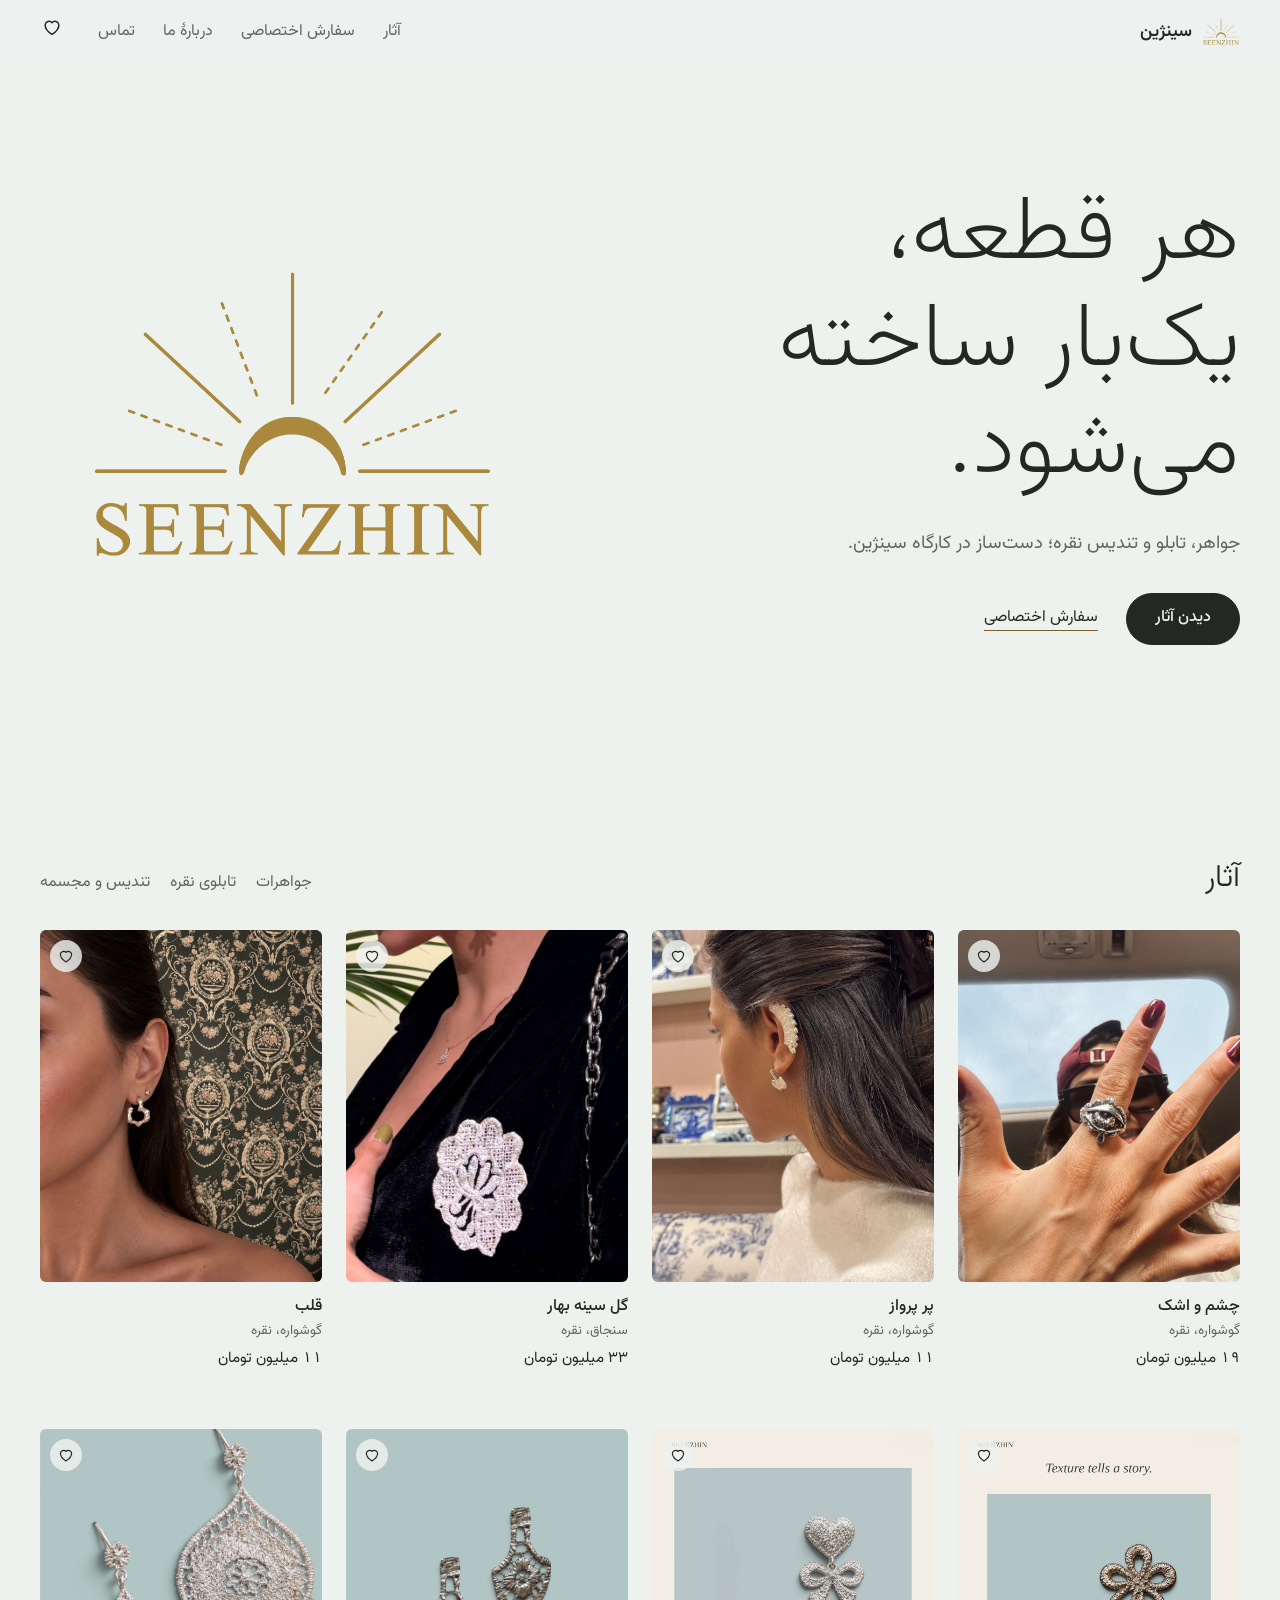
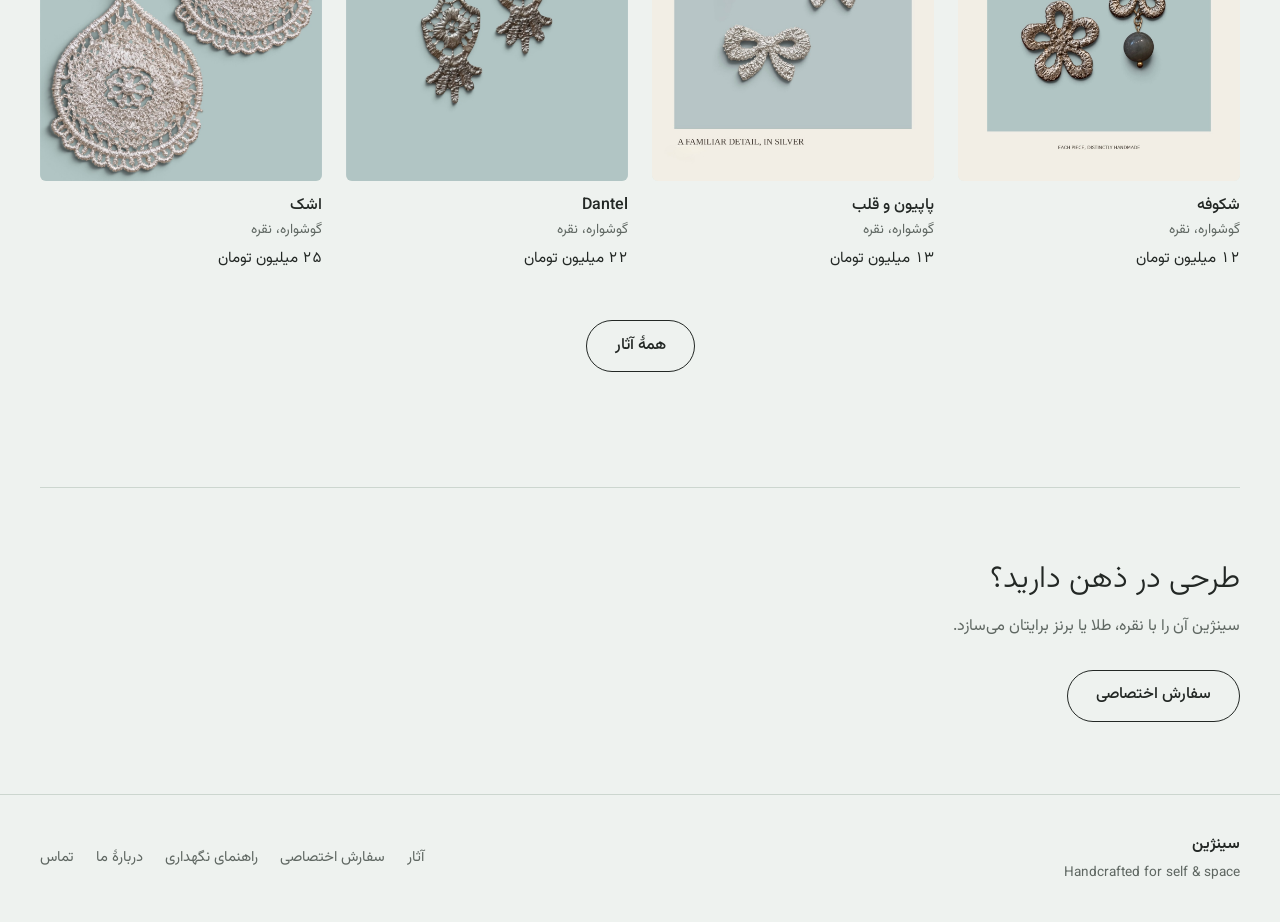
<file: site/index.html>
<!doctype html>
<html lang="fa" dir="rtl">
<head>
  <meta charset="utf-8">
  <meta name="viewport" content="width=device-width, initial-scale=1, viewport-fit=cover">
  <title>سینژین | جواهر و آثار دست‌ساز نقره</title>
  <meta name="description" content="سینژین: جواهر نقره، تابلوی نقره و تندیس دست‌ساز. آثار تک‌نسخه و سفارش اختصاصی.">
  <meta name="theme-color" content="#EEF2EF" media="(prefers-color-scheme: light)">
  <meta name="theme-color" content="#161A18" media="(prefers-color-scheme: dark)">
  <meta name="color-scheme" content="light dark">
  <meta property="og:type" content="website">
  <meta property="og:site_name" content="Seenzhin سینژین">
  <meta property="og:title" content="سینژین | جواهر و آثار دست‌ساز نقره">
  <meta property="og:description" content="جواهر نقره، تابلو و تندیس دست‌ساز؛ تک‌نسخه و سفارش اختصاصی.">
  <meta property="og:image" content="img/logo-sun.png">
  <link rel="icon" href="img/logo-sun.png">
  <link rel="apple-touch-icon" href="img/logo-sun.png">
  <link rel="preload" href="fonts/Vazirmatn.woff2" as="font" type="font/woff2" crossorigin>
  <link rel="stylesheet" href="site.css">
  <script type="module" src="js/main.js"></script>
</head>
<body>
  <svg width="0" height="0" style="position:absolute" aria-hidden="true">
    <symbol id="i-heart" viewBox="0 0 24 24"><path d="M12 20s-7.5-4.6-7.5-10.2A4.3 4.3 0 0 1 12 7.3a4.3 4.3 0 0 1 7.5 2.5C19.5 15.4 12 20 12 20Z" fill="none" stroke="currentColor" stroke-width="1.6" stroke-linejoin="round"/></symbol>
    <symbol id="i-search" viewBox="0 0 24 24"><circle cx="10.5" cy="10.5" r="6" fill="none" stroke="currentColor" stroke-width="1.6"/><path d="m15 15 5 5" stroke="currentColor" stroke-width="1.6" stroke-linecap="round"/></symbol>
    <symbol id="i-menu" viewBox="0 0 24 24"><path d="M4 7h16M4 12h16M4 17h16" stroke="currentColor" stroke-width="1.6" stroke-linecap="round"/></symbol>
    <symbol id="i-arrow" viewBox="0 0 24 24"><path d="M15 6l-6 6 6 6" fill="none" stroke="currentColor" stroke-width="1.6" stroke-linecap="round" stroke-linejoin="round"/></symbol>
    <symbol id="i-chat" viewBox="0 0 24 24"><path d="M4.5 19.5l1.2-3.6A7.5 7.5 0 1 1 8.2 18.6l-3.7.9Z" fill="none" stroke="currentColor" stroke-width="1.6" stroke-linejoin="round"/></symbol>
    <symbol id="i-insta" viewBox="0 0 24 24"><rect x="4" y="4" width="16" height="16" rx="4.5" fill="none" stroke="currentColor" stroke-width="1.6"/><circle cx="12" cy="12" r="3.6" fill="none" stroke="currentColor" stroke-width="1.6"/><circle cx="16.8" cy="7.2" r="1" fill="currentColor"/></symbol>
    <symbol id="i-send" viewBox="0 0 24 24"><path d="M20 4 3.5 11l6 2.2L12 19.5 20 4Zm-10.5 9.2L20 4" fill="none" stroke="currentColor" stroke-width="1.6" stroke-linejoin="round"/></symbol>
    <symbol id="i-share" viewBox="0 0 24 24"><path d="M12 15V4m0 0L8 8m4-4 4 4M5 13v5.5A1.5 1.5 0 0 0 6.5 20h11a1.5 1.5 0 0 0 1.5-1.5V13" fill="none" stroke="currentColor" stroke-width="1.6" stroke-linecap="round" stroke-linejoin="round"/></symbol>
  </svg>

  <a class="skip" href="#app">رفتن به محتوا</a>
  <header class="top">
    <div class="top-in">
      <button id="menuBtn" class="icon-btn only-phone" aria-label="منو" aria-expanded="false" aria-controls="nav"><svg class="ic"><use href="#i-menu"/></svg></button>
      <a class="logo" href="#/" aria-label="سینژین، صفحهٔ اصلی"><img src="img/logo-sun.png" alt="" width="40" height="29"><span>سینژین</span></a>
      <nav id="nav" class="nav" aria-label="اصلی">
        <a href="#/shop" data-nav="shop">آثار</a>
        <a href="#/custom" data-nav="custom">سفارش اختصاصی</a>
        <a href="#/about" data-nav="about">دربارهٔ ما</a>
        <a href="#/contact" data-nav="contact">تماس</a>
      </nav>
      <a class="icon-btn saved-link" href="#/saved" data-nav="saved" aria-label="ذخیره‌ها"><svg class="ic"><use href="#i-heart"/></svg><span id="savedCount" class="dot"></span></a>
    </div>
  </header>

  <main id="app" tabindex="-1"></main>

  <footer class="foot">
    <div class="foot-in">
      <div class="foot-brand"><b>سینژین</b><p lang="en" dir="ltr">Handcrafted for self &amp; space</p></div>
      <nav aria-label="پانویس"><a href="#/shop">آثار</a><a href="#/custom">سفارش اختصاصی</a><a href="#/care">راهنمای نگهداری</a><a href="#/about">دربارهٔ ما</a><a href="#/contact">تماس</a></nav>
    </div>
  </footer>
  <div id="toast" class="toast" role="status" aria-live="polite"></div>
</body>
</html>
</file>
<file: site/site.css>
/* Seenzhin website.
   Direction: quiet gallery for one-off handmade silver. One memorable thing — the real Seenzhin logo rising like a sunrise —
   and everything else still. Brand colours (app decision 11): mint #D4E1D8, sand #DBD3C9, gold #B7975B, charcoal #5A605C.
   One typeface (Vazirmatn): very light, very large headlines like fine wire; regular text for reading.
   Everything aligns to one start edge (right, RTL) on one grid; one gutter, one image radius.
   Breakpoints: 600 (large phone / small tablet), 760 (iPad portrait), 1100 (laptop). */
@font-face { font-family: Vazirmatn; src: url(fonts/Vazirmatn.woff2) format('woff2'); font-weight: 100 900; font-display: swap; }

:root {
  --paper: #EEF2EF;      /* pale brand mint: the page */
  --well: #DFE7E1;       /* image wells */
  --sand: #DBD3C9;
  --ink: #232825;        /* brand charcoal, deepened for reading */
  --muted: #5F6762;
  --line: #CCD6CF;
  --gold: #7A5F31;       /* text-safe gold (4.9:1 on paper) */
  --gold-wire: #B7975B;  /* decorative only */
  --order: #8A5F2A;
  --gut: clamp(16px, 4vw, 40px);
  --maxw: 1280px;
  --r: 6px;              /* one radius for images and wells */
  --tap: 44px;
  --ease: cubic-bezier(.23, 1, .32, 1);        /* ease-out: enter, press (Emil Kowalski) */
  --ease-io: cubic-bezier(.77, 0, .175, 1);    /* on-screen movement */
  --ease-drawer: cubic-bezier(.32, .72, 0, 1); /* menu, bars */
}
@media (prefers-color-scheme: dark) {
  :root { --paper: #161A18; --well: #212724; --sand: #2B2925; --ink: #E7ECE8; --muted: #A2ABA5; --line: #2F3632;
    --gold: #CFB27A; --gold-wire: #B7975B; --order: #D6AE72; }
}

* { box-sizing: border-box; }
html { -webkit-text-size-adjust: 100%; text-size-adjust: 100%; scroll-padding-top: 80px; }
body { margin: 0; font-family: Vazirmatn, system-ui, sans-serif; font-size: 16px; line-height: 1.8; background: var(--paper); color: var(--ink);
  min-height: 100dvh; display: flex; flex-direction: column; -webkit-font-smoothing: antialiased; }
img { max-width: 100%; display: block; }
a { color: inherit; }
button, input, select, textarea { font: inherit; color: inherit; }
::selection { background: var(--sand); }
h1, h2 { margin: 0; font-weight: 300; line-height: 1.3; }
h1 { font-size: clamp(2rem, 1.4rem + 2.6vw, 3.2rem); }
h2 { font-size: clamp(1.4rem, 1.15rem + 1vw, 2rem); }
p { margin: 0; }
.ic { width: 22px; height: 22px; flex: none; }
.sr { position: absolute; width: 1px; height: 1px; overflow: hidden; clip: rect(0 0 0 0); }
.muted { color: var(--muted); font-size: .92rem; }
:focus-visible { outline: 2px solid var(--gold); outline-offset: 3px; border-radius: 4px; }
.skip { position: absolute; inset-inline-start: 8px; top: -60px; background: var(--ink); color: var(--paper); padding: 8px 14px; border-radius: var(--r); z-index: 50; }
.skip:focus { top: 8px; }
main, .top-in, .foot-in { width: 100%; max-width: var(--maxw); margin-inline: auto;
  padding-inline: max(var(--gut), env(safe-area-inset-right)) max(var(--gut), env(safe-area-inset-left)); }

/* ---------- header ---------- */
.top { position: sticky; top: 0; z-index: 20; padding-top: env(safe-area-inset-top);
  background: color-mix(in srgb, var(--paper) 86%, transparent); backdrop-filter: blur(16px) saturate(1.3); -webkit-backdrop-filter: blur(16px) saturate(1.3); }
.top-in { display: flex; align-items: center; gap: 4px; height: 64px; }
.logo { display: flex; align-items: center; gap: 10px; text-decoration: none; font-weight: 600; font-size: 1.1rem; margin-inline-end: auto; }
.logo img { width: 38px; height: auto; }
.icon-btn { position: relative; display: inline-grid; place-items: center; width: var(--tap); height: var(--tap); border: 0; background: none; border-radius: 50%; cursor: pointer; text-decoration: none; }
.icon-btn[aria-current] { color: var(--gold); }
.saved-link { margin-inline-end: -10px; }
.dot:not(:empty) { position: absolute; top: 5px; inset-inline-end: 3px; min-width: 17px; height: 17px; padding: 0 4px; border-radius: 9px;
  background: var(--gold); color: var(--paper); font-size: 11px; line-height: 17px; text-align: center; font-weight: 700; }
.nav { display: flex; gap: 28px; margin-inline-end: 20px; }
.nav a { position: relative; text-decoration: none; min-height: var(--tap); display: inline-flex; align-items: center; color: var(--muted); transition: color .2s; }
.nav a[aria-current] { color: var(--ink); }
.nav a::after { content: ''; position: absolute; inset-inline: 0; bottom: 8px; height: 1px; background: var(--gold); transform: scaleX(0); transition: transform .3s var(--ease); }
.nav a[aria-current]::after { transform: scaleX(1); }
.only-phone { display: none; }
@media (max-width: 759px) {
  .only-phone { display: inline-grid; margin-inline-start: -10px; }
  .nav { position: fixed; inset: calc(64px + env(safe-area-inset-top)) 0 auto 0; flex-direction: column; gap: 0; margin: 0;
    background: var(--paper); border-bottom: 1px solid var(--line); padding: 4px var(--gut) 20px;
    opacity: 0; visibility: hidden; transform: translateY(-6px); transition: opacity .16s ease, transform .2s var(--ease-drawer), visibility .16s; }
  .menu-open .nav { transition-duration: .24s, .28s, .24s; }
  .nav a { font-size: 1.35rem; font-weight: 300; color: var(--ink); min-height: 56px; border-bottom: 1px solid var(--line); }
  .nav a:last-child { border-bottom: 0; }
  .nav a::after { display: none; }
  .nav a[aria-current] { color: var(--gold); }
  .menu-open .nav { opacity: 1; visibility: visible; transform: none; }
}

/* ---------- layout ---------- */
main { flex: 1; padding-top: 20px; padding-bottom: 72px; outline: none; }
main > h1 { margin-bottom: 8px; }
main > .lead { margin-bottom: 8px; }
.section { margin-top: clamp(56px, 9vw, 120px); }
.section-head { display: flex; flex-wrap: wrap; align-items: baseline; justify-content: space-between; gap: 8px 24px; margin-bottom: 24px; }
.catlinks { display: flex; flex-wrap: wrap; gap: 0 20px; }
.catlinks a { color: var(--muted); text-decoration: none; min-height: var(--tap); display: inline-flex; align-items: center; transition: color .2s; }
.lead { font-size: clamp(1.02rem, .95rem + .3vw, 1.15rem); color: var(--muted); max-width: 46ch; }
.crumbs { font-size: .85rem; color: var(--muted); margin-bottom: 20px; display: flex; flex-wrap: wrap; gap: 6px; }
.crumbs a { text-decoration: none; }
.crumbs .sep { opacity: .5; }

/* ---------- buttons ---------- */
.actions { display: flex; flex-wrap: wrap; align-items: center; gap: 12px 28px; margin-top: 32px; }
.btn { display: inline-flex; align-items: center; justify-content: center; gap: 10px; min-height: 52px; padding: 0 28px; border-radius: 999px;
  border: 1px solid var(--ink); background: transparent; text-decoration: none; cursor: pointer; font-weight: 500;
  transition: background-color .2s ease, color .2s ease, transform .16s var(--ease); -webkit-tap-highlight-color: transparent; }
.btn:active { transform: scale(.97); }
.btn.primary { background: var(--ink); color: var(--paper); }
.btn.ghost { border-color: var(--line); min-height: var(--tap); padding: 0 18px; }
.btn.ghost.on { color: var(--gold); border-color: var(--gold); }
.btn.wide { width: 100%; }
@media (hover: hover) and (pointer: fine) { .btn:hover { background: var(--ink); color: var(--paper); } .btn.primary:hover { background: transparent; color: var(--ink); } }
.link { display: inline-flex; align-items: center; min-height: var(--tap); text-decoration: none; }
.link span, .link { background: linear-gradient(var(--gold), var(--gold)) no-repeat 100% 78% / 100% 1px; }
.more-link { margin-top: 48px; display: flex; justify-content: center; }

/* ---------- hero: text on the start edge, the logo on the end edge ---------- */
.hero { display: grid; align-items: center; gap: 12px; min-height: min(660px, calc(100svh - 110px)); }
.hero h1 { font-size: clamp(2.6rem, 1.1rem + 6.6vw, 5.8rem); font-weight: 200; line-height: 1.15; }
.hero .lead { margin-top: 24px; }
.hero-art { order: -1; justify-self: center; width: min(62vw, 260px); }
@media (min-width: 760px) {
  .hero { grid-template-columns: 1.3fr 1fr; gap: 40px; }
  .hero-art { order: 0; width: min(100%, 420px); justify-self: center; }
}
/* Sunrise: horizon and wordmark first, then the half-sun and rays rise above the horizon (logo itself untouched). */
.brandmark { width: 100%; height: auto; display: block; animation: sunrise 1.8s var(--ease) .2s both; }
@keyframes sunrise {
  0% { clip-path: inset(68% 0 0 0); transform: translateY(10px); opacity: 0; }
  25% { clip-path: inset(68% 0 0 0); transform: translateY(10px); opacity: 1; }
  100% { clip-path: inset(0 0 0 0); transform: none; opacity: 1; }
}
.hero-text > * { animation: rise .9s var(--ease) both; }
.hero-text > :nth-child(2) { animation-delay: .15s; } .hero-text > :nth-child(3) { animation-delay: .3s; }
@keyframes rise { from { opacity: 0; transform: translateY(14px); } }

.closing { padding-top: clamp(40px, 6vw, 72px); border-top: 1px solid var(--line); display: grid; justify-items: start; gap: 12px; }
.closing p { color: var(--muted); }
.closing .btn { margin-top: 16px; }

/* ---------- product grid: 2 / 3 / 4 columns ---------- */
.grid { display: grid; grid-template-columns: repeat(2, minmax(0, 1fr)); gap: 32px 12px; }
@media (min-width: 600px) { .grid { grid-template-columns: repeat(3, minmax(0, 1fr)); gap: 44px 20px; } }
@media (min-width: 1100px) { .grid { grid-template-columns: repeat(4, minmax(0, 1fr)); gap: 56px 24px; } }
.card { position: relative; }
.card-link { display: block; text-decoration: none; }
.card-media { position: relative; display: block; aspect-ratio: 4 / 5; border-radius: var(--r); overflow: hidden; background: var(--well); }
.card-img { position: absolute; inset: 0; width: 100%; height: 100%; object-fit: cover; transition: opacity .4s ease, transform .6s var(--ease); }
.card-img.alt { opacity: 0; }
@media (hover: hover) and (pointer: fine) { .card:hover .card-img.alt { opacity: 1; } .card:hover .card-img { transform: scale(1.04); } }
.tag { position: absolute; bottom: 10px; inset-inline-start: 10px; font-size: .75rem; line-height: 1.9; padding: 0 10px; border-radius: 999px;
  background: color-mix(in srgb, var(--paper) 88%, transparent); color: var(--order); }
.card-body { display: grid; padding-top: 12px; }
.card-title { font-weight: 500; line-height: 1.6; }
.card-meta { font-size: .85rem; color: var(--muted); line-height: 1.6; }
.price { font-variant-numeric: tabular-nums; }
.card .price { font-size: .95rem; margin-top: 4px; }
.save { position: absolute; top: 4px; inset-inline-end: 4px; width: var(--tap); height: var(--tap); border: 0; cursor: pointer; display: grid; place-items: center; background: none; color: var(--ink); }
.save::before { content: ''; position: absolute; inset: 6px; border-radius: 50%; background: color-mix(in srgb, var(--paper) 82%, transparent); }
.save .ic { position: relative; width: 18px; height: 18px; }
.save.on, .save-btn.on { color: var(--gold); }
.save.on .ic, .save-btn.on .ic { fill: currentColor; }
.nophoto { display: grid; place-items: center; width: 100%; height: 100%; color: var(--gold-wire); background: var(--well); }
.nophoto .mark { width: 38%; opacity: .55; }

/* ---------- shop ---------- */
.tools { display: flex; gap: 10px; margin: 24px 0 14px; }
.search { flex: 1; min-width: 0; display: flex; align-items: center; gap: 10px; padding-inline: 16px; min-height: 48px; border-radius: 999px; border: 1px solid var(--line); transition: border-color .2s; }
.search:focus-within { border-color: var(--ink); }
.search .ic { color: var(--muted); width: 20px; height: 20px; }
.search input { flex: 1; width: 100%; min-width: 0; border: 0; background: none; outline: none; font-size: 16px; }
.select { flex: none; }
.select select { max-width: 9.5em; min-height: 48px; padding: 0 16px; border-radius: 999px; border: 1px solid var(--line); background: transparent; font-size: 16px; }
.chips { display: flex; gap: 8px; overflow-x: auto; scrollbar-width: none; margin-inline: calc(-1 * var(--gut)); padding: 2px var(--gut) 6px; }
.chips::-webkit-scrollbar { display: none; }
.chip { flex: none; display: inline-flex; align-items: center; min-height: 44px; padding: 0 16px; border-radius: 999px; border: 1px solid var(--line); text-decoration: none; white-space: nowrap; color: var(--muted); transition: color .2s, border-color .2s; }
.chip.on { color: var(--paper); background: var(--ink); border-color: var(--ink); }
.chips-sep { flex: none; width: 1px; background: var(--line); margin: 8px 4px; }
.count { color: var(--muted); font-size: .88rem; margin: 10px 0 20px; }

/* ---------- product page ---------- */
.pdp { display: grid; gap: 28px; }
@media (min-width: 760px) { .pdp { grid-template-columns: 1.15fr 1fr; gap: clamp(28px, 5vw, 72px); align-items: start; } .gallery { position: sticky; top: 88px; } }
.slides { display: flex; overflow-x: auto; scroll-snap-type: x mandatory; border-radius: var(--r); scrollbar-width: none; overscroll-behavior-x: contain; background: var(--well); }
.slides::-webkit-scrollbar { display: none; }
.slide { flex: 0 0 100%; margin: 0; scroll-snap-align: center; aspect-ratio: 4 / 5; }
.slide-img { width: 100%; height: 100%; object-fit: contain; }   /* the whole piece is visible: wide panels are not cut */
@media (max-width: 599px) { .gallery { margin-inline: calc(-1 * var(--gut)); } .slides { border-radius: 0; } }
.thumbs { display: flex; gap: 8px; margin-top: 12px; overflow-x: auto; scrollbar-width: none; padding-inline: var(--gut); }
@media (min-width: 600px) { .thumbs { padding-inline: 0; } }
.thumb { flex: none; width: 56px; height: 70px; padding: 0; border: 1px solid transparent; border-radius: 4px; overflow: hidden; cursor: pointer; background: var(--well); opacity: .55; transition: opacity .2s, border-color .2s; }
.thumb img, .thumb .nophoto { width: 100%; height: 100%; object-fit: cover; }
.thumb.on { border-color: var(--ink); opacity: 1; }
.info { display: grid; }
.info h1 { font-size: clamp(1.9rem, 1.4rem + 2vw, 2.9rem); font-weight: 250; }
.price.big { font-size: 1.3rem; margin-top: 10px; }
.avail { display: flex; flex-wrap: wrap; align-items: center; gap: 4px 10px; margin-top: 14px; font-size: .92rem; }
.avail i { width: 7px; height: 7px; border-radius: 50%; }
.avail.available i { background: #4E8A66; }
.avail.made-to-order i { background: var(--order); }
.avail span { color: var(--muted); }
.desc { margin-top: 22px; max-width: 52ch; }
.specs { margin: 26px 0 0; }
.specs div { display: flex; justify-content: space-between; gap: 16px; padding: 12px 0; border-top: 1px solid var(--line); }
.specs div:last-child { border-bottom: 1px solid var(--line); }
.specs dt { color: var(--muted); } .specs dd { margin: 0; text-align: end; }
.info > .actions { margin-top: 28px; gap: 10px; }
.info > .actions .btn { flex: 1 1 200px; }
.info > .actions.small { margin-top: 12px; }
.info > .actions.small .btn { flex: 0 0 auto; }
.note { color: var(--muted); font-size: .85rem; margin-top: 20px; max-width: 52ch; }
.more { margin-top: 16px; border-top: 1px solid var(--line); }
.more summary { cursor: pointer; min-height: 52px; display: flex; align-items: center; justify-content: space-between; list-style: none; }
.more summary::-webkit-details-marker { display: none; }
.more summary::after { content: '+'; font-size: 1.4rem; font-weight: 200; transition: transform .25s var(--ease); }
.more[open] summary::after { transform: rotate(45deg); }
.more p { color: var(--muted); margin-bottom: 10px; }

/* ---------- custom order ---------- */
.steps { list-style: none; padding: 0; margin: 36px 0 48px; display: grid; counter-reset: s; max-width: 960px; }
.steps li { counter-increment: s; display: grid; align-content: start; grid-template-columns: 44px 1fr; padding: 16px 0; border-top: 1px solid var(--line); }
.steps li:last-child { border-bottom: 1px solid var(--line); }
.steps li::before { content: counter(s, persian); grid-row: span 2; display: block; height: 2.1rem; font-size: 1.6rem; font-weight: 200; line-height: 2.1rem; color: var(--gold); }
.steps span { color: var(--muted); font-size: .92rem; }
@media (min-width: 900px) {
  .steps { grid-template-columns: repeat(4, 1fr); gap: 28px; }
  .steps li, .steps li:last-child { border-bottom: 0; grid-template-columns: 1fr; padding-top: 18px; }
  .steps li::before { grid-row: auto; margin-bottom: 8px; }
}
.form { display: grid; gap: 30px; max-width: 720px; }
fieldset { border: 0; padding: 0; margin: 0; min-width: 0; }
legend { font-weight: 500; margin-bottom: 12px; padding: 0; }
.radios { display: flex; flex-wrap: wrap; gap: 8px; }
.radio { position: relative; }
.radio input { position: absolute; opacity: 0; pointer-events: none; }
.radio span { display: inline-flex; align-items: center; min-height: var(--tap); padding: 0 18px; border-radius: 999px; border: 1px solid var(--line); cursor: pointer; transition: border-color .2s, background .2s, color .2s; }
.radio input:checked + span { background: var(--ink); color: var(--paper); border-color: var(--ink); }
.radio input:focus-visible + span { outline: 2px solid var(--gold); outline-offset: 2px; }
.field { display: grid; gap: 8px; min-width: 0; align-content: start; }
.field > span { font-weight: 500; }
.field input, .field textarea { width: 100%; font-size: 16px; padding: 12px 16px; border-radius: var(--r); border: 1px solid var(--line); background: transparent; min-height: 50px; transition: border-color .2s; }
.field input:focus, .field textarea:focus { outline: none; border-color: var(--ink); }
.field textarea { resize: vertical; line-height: 1.7; }
.field input[dir=ltr] { text-align: right; }
[aria-invalid="true"] { border-color: #B0473A !important; }
.err { color: #B0473A; font-size: .88rem; }
@media (prefers-color-scheme: dark) { [aria-invalid="true"] { border-color: #E3897C !important; } .err { color: #E3897C; } }
.row { display: grid; gap: 24px; }
@media (min-width: 600px) { .row { grid-template-columns: repeat(3, minmax(0, 1fr)); } }
.done { max-width: 720px; display: grid; gap: 10px; }
.done .actions { margin-top: 8px; }
.done .btn.ghost { justify-self: start; margin-top: 8px; }
.msg { white-space: pre-wrap; font-family: inherit; margin: 8px 0 0; padding: 18px 20px; border-radius: var(--r); background: var(--well); overflow-wrap: anywhere; line-height: 1.9; }

/* ---------- text pages, empty, loading ---------- */
.prose { max-width: 64ch; display: grid; gap: 18px; justify-items: start; }
.prose h2 { margin-top: 24px; font-size: 1.4rem; }
.prose .actions { margin-top: 4px; }
.list { margin: 0; padding-inline-start: 1.2em; } .list li { margin-bottom: 8px; }
.empty { text-align: center; padding: 72px 16px; color: var(--muted); display: grid; justify-items: center; gap: 14px; }
.empty h1 { color: var(--ink); }
.empty .mark { width: 96px; opacity: .8; }
.loading { min-height: 60vh; display: grid; place-items: center; color: var(--gold-wire); }
.loading .mark { width: 110px; animation: breathe 1.6s ease-in-out infinite alternate; }
@keyframes breathe { from { opacity: .35; } to { opacity: .9; } }
.preview-bar { margin-bottom: 20px; padding: 10px 16px; border-radius: var(--r); background: var(--sand); font-size: .88rem; text-align: center; }
.ok-note { color: #3F7A57; font-weight: 500; }

/* ---------- footer ---------- */
.foot { border-top: 1px solid var(--line); padding-bottom: env(safe-area-inset-bottom); }
.foot-in { padding-block: 36px; display: grid; gap: 20px; }
.foot-brand { display: grid; gap: 2px; justify-items: start; }
.foot-brand b { font-weight: 600; }
.foot-brand p { color: var(--muted); font-size: .85rem; }
.foot nav { display: flex; flex-wrap: wrap; gap: 0 22px; }
.foot nav a { text-decoration: none; color: var(--muted); min-height: var(--tap); display: inline-flex; align-items: center; font-size: .92rem; }
@media (min-width: 760px) { .foot-in { grid-template-columns: 1fr auto; align-items: center; } }

.toast { position: fixed; left: 50%; bottom: calc(24px + env(safe-area-inset-bottom)); width: max-content; max-width: calc(100% - 32px); padding: 12px 22px; border-radius: 999px;
  background: var(--ink); color: var(--paper); text-align: center; font-size: .92rem; opacity: 0; transform: translate(-50%, 10px); pointer-events: none; transition: opacity .25s, transform .3s var(--ease); z-index: 40; }
.toast.show { opacity: 1; transform: translate(-50%, 0); }

/* Reduced motion: no movement, keep gentle fades that explain changes (Emil Kowalski). */
@media (prefers-reduced-motion: reduce) {
  *, *::before, *::after { scroll-behavior: auto !important; }
  .hero-text > *, .brandmark, .burst .mark { animation: fade .4s ease both !important; }
  .burst::after, .loading .mark { animation: none !important; }
  .btn:active, .chip:active, .seg a:active, .radio span:active, .thumb:active, .save:active, .icon-btn:active { transform: none; }
  .card .card-img { transform: none !important; }
  .nav, .toast { transform: none !important; }
}
@keyframes fade { from { opacity: 0; } }


/* ---------- patterns from Farbod's samples: one named action in reach, segmented choice, details folded ---------- */
.section-title { margin-bottom: 24px; }
.section-head .section-title { margin-bottom: 0; }
.meta { color: var(--muted); margin-top: 6px; }
.bar { display: flex; flex-wrap: wrap; align-items: center; justify-content: space-between; gap: 10px; margin-top: 14px; }
@media (max-width: 399px) { .seg a { padding: 0 12px; } .bar .select select { padding: 0 12px; } }
.seg { display: inline-flex; padding: 3px; border-radius: 999px; background: var(--well); }
.seg a { display: inline-flex; align-items: center; min-height: 42px; padding: 0 16px; border-radius: 999px; text-decoration: none; color: var(--muted); transition: background .25s var(--ease), color .2s; }
.seg a.on { background: var(--paper); color: var(--ink); box-shadow: 0 1px 2px rgb(0 0 0 / .08); }
@media (prefers-color-scheme: dark) { .seg a.on { background: var(--line); } }
.tools { margin-bottom: 12px; }
.chips { margin-bottom: 2px; }

.info .actions.buy { margin-top: 28px; gap: 10px; }
.info .actions.buy .btn { flex: 1 1 200px; }
.more { margin-top: 20px; }
.more summary span { font-weight: 500; }
.more .specs { margin: 0 0 16px; }
.more .specs div:first-child { border-top: 0; }
.more p { font-size: .92rem; }

/* Phone: the price and the one action stay at the bottom of the screen. */
.buybar { display: none; }
@media (max-width: 759px) {
  .buybar { position: fixed; inset-inline: 0; bottom: 0; z-index: 15; display: flex; align-items: center; justify-content: space-between; gap: 16px;
    padding: 12px max(var(--gut), env(safe-area-inset-right)) calc(12px + env(safe-area-inset-bottom)) max(var(--gut), env(safe-area-inset-left));
    background: color-mix(in srgb, var(--paper) 90%, transparent); backdrop-filter: blur(16px); -webkit-backdrop-filter: blur(16px); border-top: 1px solid var(--line); }
  .buybar .price { font-weight: 500; white-space: nowrap; }
  .buybar .btn { flex: 0 1 auto; min-height: 50px; padding: 0 22px; }
  .info .actions.buy .btn.primary { display: none; }
  main:has(.buybar) { padding-bottom: calc(110px + env(safe-area-inset-bottom)); }
  main:has(.buybar) ~ .foot { padding-bottom: calc(80px + env(safe-area-inset-bottom)); }
  .submitbar { position: sticky; bottom: 0; z-index: 5; margin-inline: calc(-1 * var(--gut)); padding: 12px var(--gut) calc(12px + env(safe-area-inset-bottom));
    background: color-mix(in srgb, var(--paper) 90%, transparent); backdrop-filter: blur(16px); -webkit-backdrop-filter: blur(16px); border-top: 1px solid var(--line); }
}

/* Message ready: the logo appears with one soft ring, once. */
.burst { position: relative; width: 84px; margin-bottom: 6px; }
.burst .mark { width: 100%; animation: pop .45s var(--ease) both; }
.burst::after { content: ''; position: absolute; inset: -30% -10%; border-radius: 50%; border: 1px solid var(--gold-wire); opacity: 0; animation: ring 1.1s var(--ease) .15s; }
@keyframes pop { from { transform: scale(.92); opacity: 0; } }
@keyframes ring { 0% { transform: scale(.5); opacity: .8; } 100% { transform: scale(1.4); opacity: 0; } }
.done .actions .btn { flex: 1 1 200px; }


/* Hover only where a real pointer exists; touch screens get press feedback instead (Emil Kowalski). */
@media (hover: hover) and (pointer: fine) {
  .nav a:hover { color: var(--ink); }
  .catlinks a:hover { color: var(--ink); }
  .link:hover { color: var(--gold); }
  .chip:hover { color: var(--ink); }
  .radio span:hover { border-color: var(--ink); }
  .foot nav a:hover { color: var(--ink); }
  .crumbs a:hover { color: var(--ink); }
}

/* Press feedback on everything tappable: a small, fast scale (100–160 ms). */
.chip, .seg a, .radio span, .thumb, .save, .icon-btn, .cat, .catlinks a { transition-property: color, background-color, border-color, opacity, transform; transition-duration: .16s; transition-timing-function: var(--ease); }
.chip:active, .seg a:active, .radio span:active, .thumb:active, .save:active, .icon-btn:active { transform: scale(.96); }
</file>
